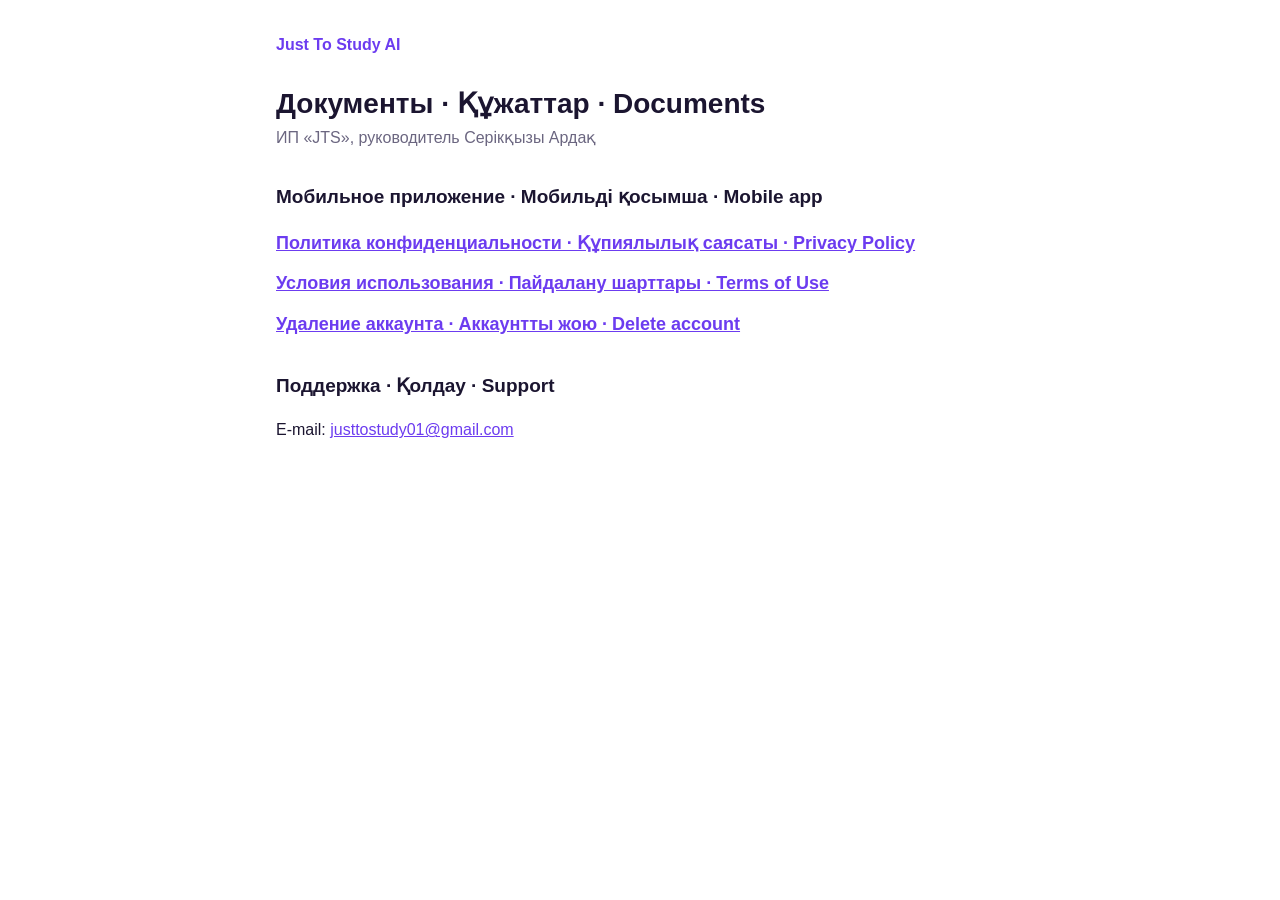
<file: index.html>
<!doctype html>
<html lang="ru">
<head>
<meta charset="utf-8">
<meta name="viewport" content="width=device-width, initial-scale=1">
<title>Just To Study AI — Документы</title>
<link rel="stylesheet" href="style.css">
</head>
<body>
<main>
<header><span class="brand">Just To Study AI</span></header>
<h1>Документы · Құжаттар · Documents</h1>
<p class="updated">ИП «JTS», руководитель Серікқызы Ардақ</p>
<h2>Мобильное приложение · Мобильді қосымша · Mobile app</h2>
<ul class="docs">
  <li><a href="privacy.html">Политика конфиденциальности · Құпиялылық саясаты · Privacy Policy</a></li>
  <li><a href="terms.html">Условия использования · Пайдалану шарттары · Terms of Use</a></li>
  <li><a href="delete-account.html">Удаление аккаунта · Аккаунтты жою · Delete account</a></li>
</ul>
<h2>Поддержка · Қолдау · Support</h2>
<p>E-mail: <a href="mailto:justtostudy01@gmail.com">justtostudy01@gmail.com</a></p>
</main>
</body>
</html>
</file>
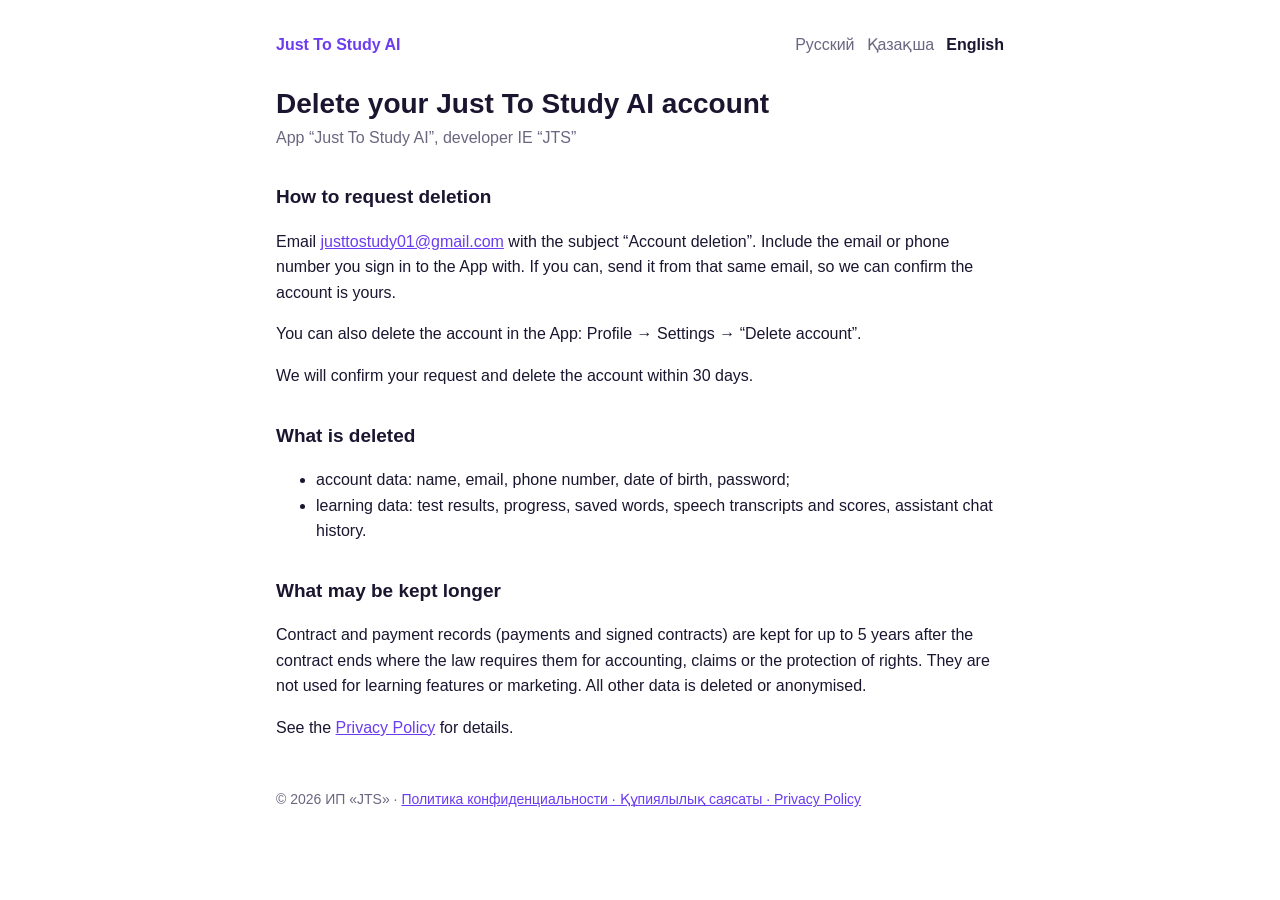
<file: delete-account.html>
<!doctype html>
<html lang="ru">
<head>
<meta charset="utf-8">
<meta name="viewport" content="width=device-width, initial-scale=1">
<title>Удаление аккаунта — Just To Study AI</title>
<meta name="description" content="Как удалить аккаунт и данные в приложении Just To Study AI (ИП «JTS»).">
<link rel="stylesheet" href="style.css">
</head>
<body>
<main>
<header>
  <a class="brand" href="./">Just To Study AI</a>
  <nav class="langs"><a href="#ru" data-lang="ru">Русский</a><a href="#kk" data-lang="kk">Қазақша</a><a href="#en" data-lang="en">English</a></nav>
</header>

<section lang="ru" data-lang="ru">
<h1>Удаление аккаунта «Just To Study AI»</h1>
<p class="updated">Приложение «Just To Study AI», разработчик ИП «JTS»</p>

<h2>Как запросить удаление</h2>
<p>Отправьте письмо на <a href="mailto:justtostudy01@gmail.com?subject=Удаление%20аккаунта">justtostudy01@gmail.com</a> с темой «Удаление аккаунта». В письме укажите e-mail или номер телефона, с которыми вы входите в Приложение. Пишите с этого же e-mail, если это возможно: так мы сможем подтвердить, что аккаунт ваш.</p>
<p>Также можно удалить аккаунт в самом Приложении: Профиль → Настройки → «Удалить аккаунт».</p>
<p>Мы подтвердим получение запроса и удалим аккаунт в течение 30 дней.</p>

<h2>Что удаляется</h2>
<ul>
  <li>данные аккаунта: имя, e-mail, номер телефона, дата рождения, пароль;</li>
  <li>учебные данные: результаты тестов, прогресс, сохранённые слова, транскрипции и оценки речи, история общения с ассистентом.</li>
</ul>

<h2>Что может храниться дольше</h2>
<p>Договорные и расчётные данные (сведения об оплатах и заключённых договорах) хранятся до 5 лет после завершения договора, если это требуется для учёта, рассмотрения претензий или защиты прав по закону. Эти данные не используются для обучения и маркетинга. Остальные данные удаляются или обезличиваются.</p>
<p>Подробнее — в <a href="privacy.html#ru">Политике конфиденциальности</a>.</p>
</section>

<section lang="kk" data-lang="kk">
<h1>«Just To Study AI» аккаунтын жою</h1>
<p class="updated">«Just To Study AI» қосымшасы, әзірлеуші ЖК «JTS»</p>

<h2>Жоюды қалай сұрауға болады</h2>
<p><a href="mailto:justtostudy01@gmail.com?subject=Аккаунтты%20жою">justtostudy01@gmail.com</a> мекенжайына «Аккаунтты жою» тақырыбымен хат жіберіңіз. Хатта Қосымшаға кіретін e-mail немесе телефон нөмірін көрсетіңіз. Мүмкін болса, хатты сол e-mail-ден жіберіңіз: осылайша аккаунт сіздікі екенін растай аламыз.</p>
<p>Аккаунтты Қосымшаның өзінде де жоюға болады: Профиль → Баптаулар → «Аккаунтты жою».</p>
<p>Біз сұраныстың алынғанын растап, аккаунтты 30 күн ішінде жоямыз.</p>

<h2>Не жойылады</h2>
<ul>
  <li>аккаунт деректері: аты, e-mail, телефон нөмірі, туған күні, құпиясөз;</li>
  <li>оқу деректері: тест нәтижелері, прогресс, сақталған сөздер, сөйлеу транскрипциялары мен бағалары, ассистентпен сөйлесу тарихы.</li>
</ul>

<h2>Ұзағырақ сақталуы мүмкін деректер</h2>
<p>Шарттық және есеп айырысу деректері (төлемдер мен жасалған шарттар туралы мәліметтер) есепке алу, наразылықтарды қарау немесе заң бойынша құқықтарды қорғау үшін қажет болса, шарт аяқталғаннан кейін 5 жылға дейін сақталады. Бұл деректер оқыту мен маркетинг үшін пайдаланылмайды. Қалған деректер жойылады немесе иесіздендіріледі.</p>
<p>Толығырақ — <a href="privacy.html#kk">Құпиялылық саясатында</a>.</p>
</section>

<section lang="en" data-lang="en">
<h1>Delete your Just To Study AI account</h1>
<p class="updated">App “Just To Study AI”, developer IE “JTS”</p>

<h2>How to request deletion</h2>
<p>Email <a href="mailto:justtostudy01@gmail.com?subject=Account%20deletion">justtostudy01@gmail.com</a> with the subject “Account deletion”. Include the email or phone number you sign in to the App with. If you can, send it from that same email, so we can confirm the account is yours.</p>
<p>You can also delete the account in the App: Profile → Settings → “Delete account”.</p>
<p>We will confirm your request and delete the account within 30 days.</p>

<h2>What is deleted</h2>
<ul>
  <li>account data: name, email, phone number, date of birth, password;</li>
  <li>learning data: test results, progress, saved words, speech transcripts and scores, assistant chat history.</li>
</ul>

<h2>What may be kept longer</h2>
<p>Contract and payment records (payments and signed contracts) are kept for up to 5 years after the contract ends where the law requires them for accounting, claims or the protection of rights. They are not used for learning features or marketing. All other data is deleted or anonymised.</p>
<p>See the <a href="privacy.html#en">Privacy Policy</a> for details.</p>
</section>

<footer>© 2026 ИП «JTS» · <a href="privacy.html">Политика конфиденциальности · Құпиялылық саясаты · Privacy Policy</a></footer>
</main>
<script src="lang.js"></script>
</body>
</html>
</file>
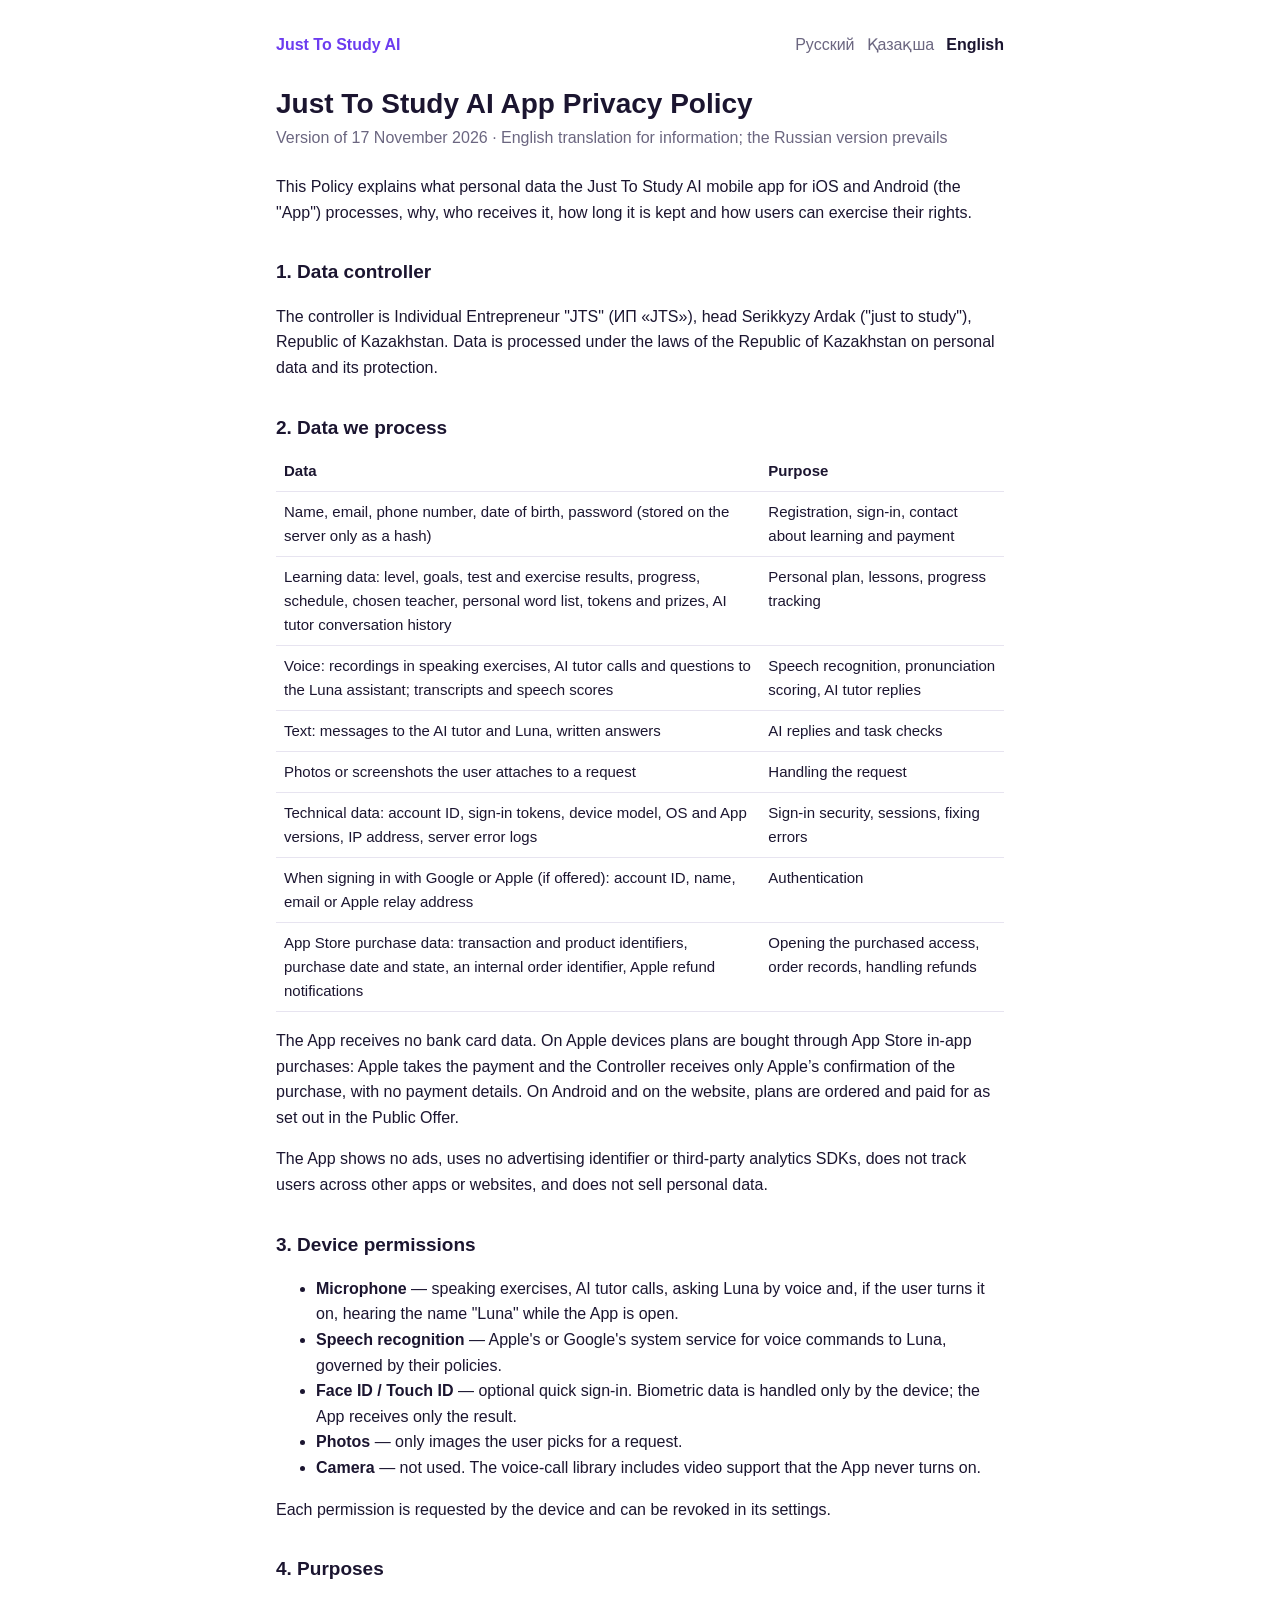
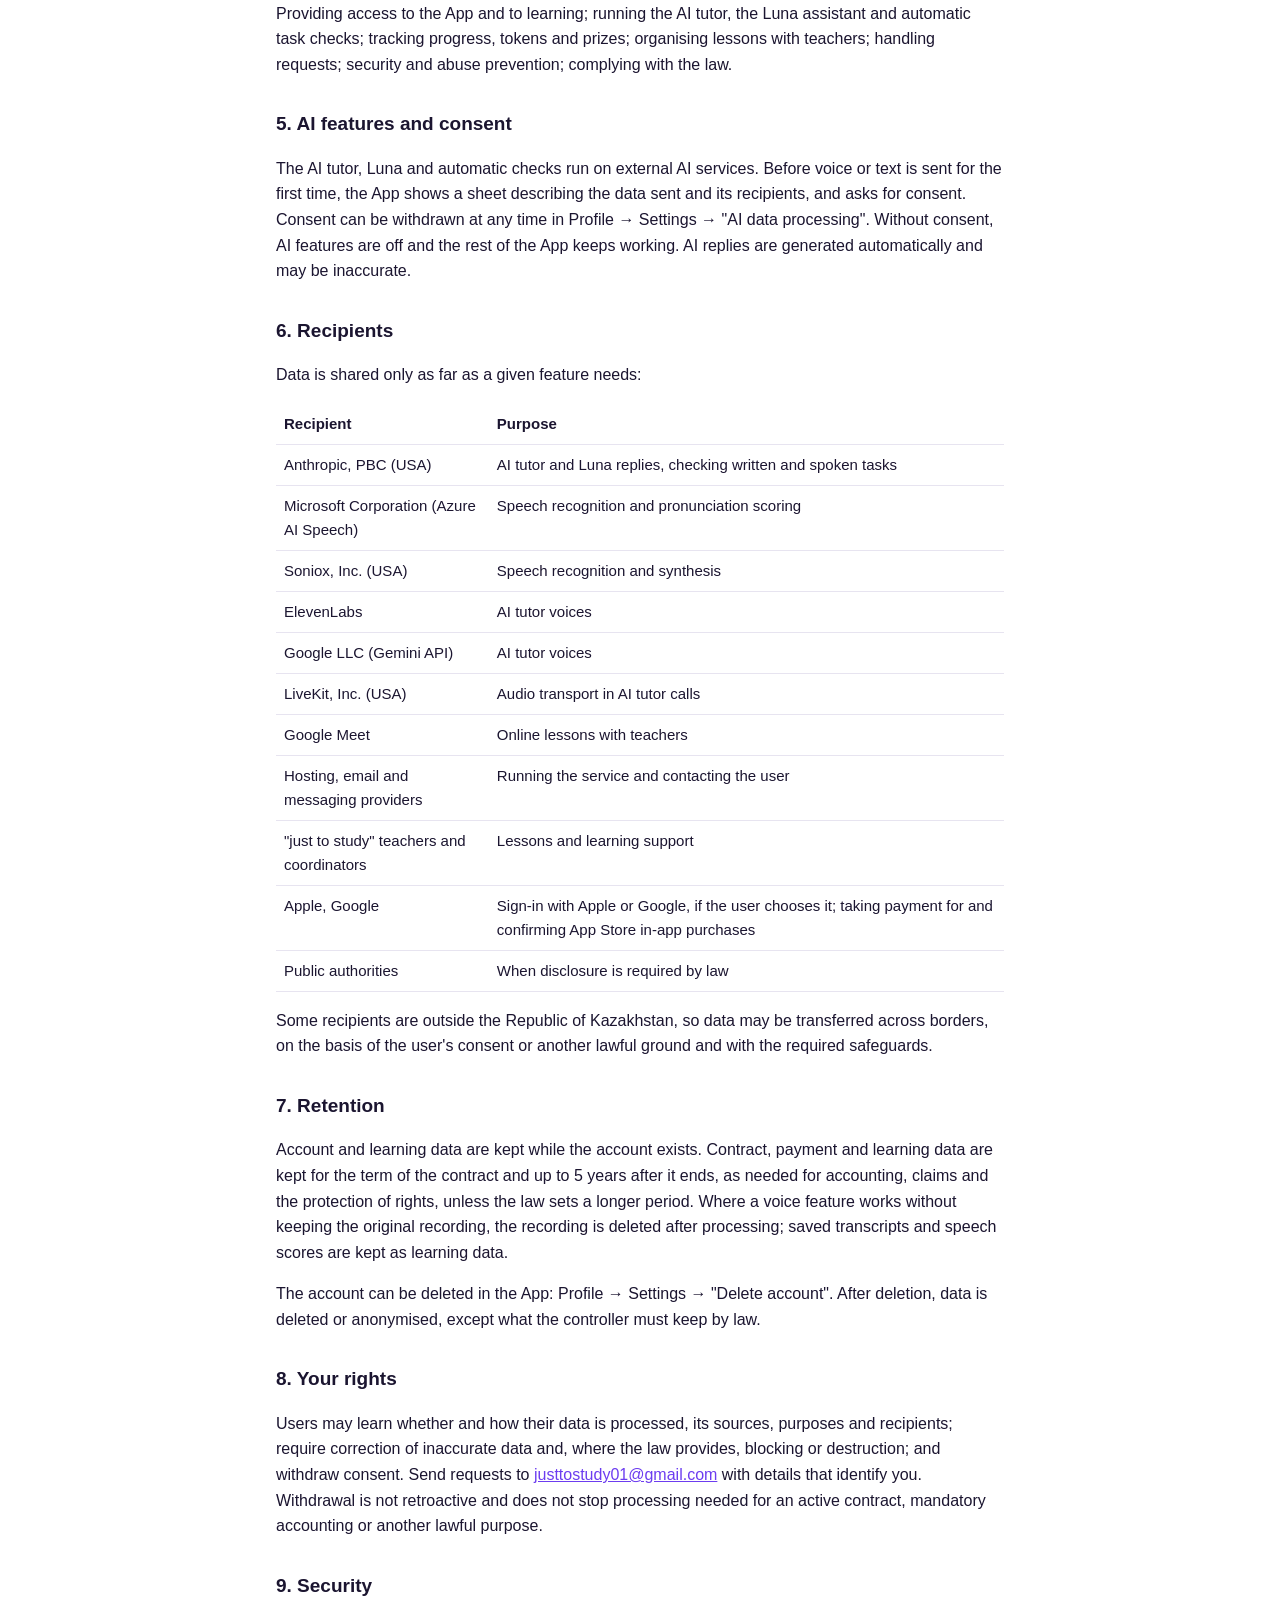
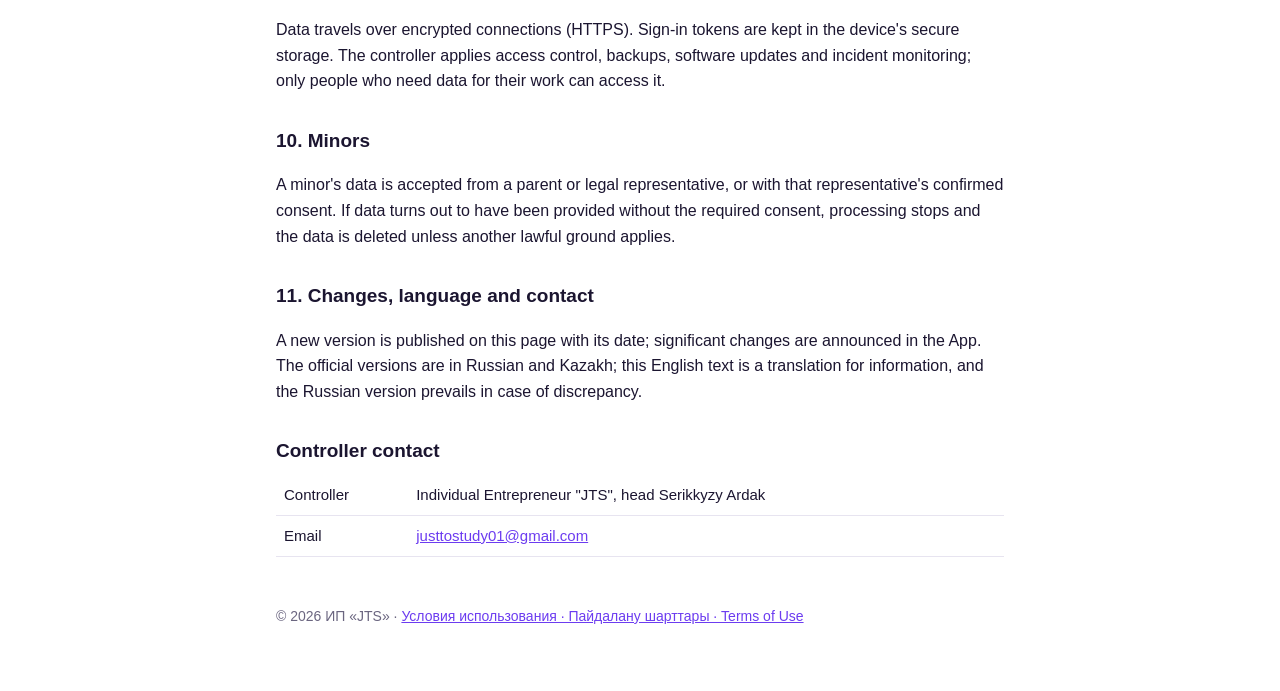
<file: privacy.html>
<!doctype html>
<html lang="ru">
<head>
<meta charset="utf-8">
<meta name="viewport" content="width=device-width, initial-scale=1">
<title>Политика конфиденциальности — Just To Study AI</title>
<meta name="description" content="Как мобильное приложение Just To Study AI (ИП «JTS») обрабатывает персональные данные.">
<link rel="stylesheet" href="style.css">
</head>
<body>
<main>
<header>
  <a class="brand" href="./">Just To Study AI</a>
  <nav class="langs"><a href="#ru" data-lang="ru">Русский</a><a href="#kk" data-lang="kk">Қазақша</a><a href="#en" data-lang="en">English</a></nav>
</header>

<section lang="ru" data-lang="ru">
<h1>Политика конфиденциальности мобильного приложения «Just To Study AI»</h1>
<p class="updated">Редакция от 17 ноября 2026 года</p>

<p>Настоящая Политика объясняет, какие персональные данные обрабатывает мобильное приложение «Just To Study AI» для iOS и Android (далее — «Приложение»), зачем, кому они передаются, как долго хранятся и как пользователь может реализовать свои права.</p>

<h2>1. Оператор</h2>
<p>Оператором персональных данных является ИП «JTS», руководитель Серікқызы Ардақ («just to study»). Обработка осуществляется в соответствии с законодательством Республики Казахстан о персональных данных и их защите.</p>

<h2>2. Какие данные обрабатываются</h2>
<table>
<tr><th>Данные</th><th>Зачем</th></tr>
<tr><td>Имя, e-mail, номер телефона, дата рождения, пароль (на сервере хранится только в виде хеша)</td><td>Регистрация, вход, связь по обучению и оплате</td></tr>
<tr><td>Учебные данные: уровень, цели, результаты тестов и упражнений, прогресс, расписание, выбранный преподаватель, личный словарь, токены и призы, история общения с AI-тьютором</td><td>Личный план, уроки, учет прогресса</td></tr>
<tr><td>Голос: записи в упражнениях на говорение, в звонках с AI-тьютором и в вопросах помощнику Луне; транскрипции и оценки речи</td><td>Распознавание речи, оценка произношения, ответы AI-тьютора</td></tr>
<tr><td>Тексты: сообщения AI-тьютору и Луне, письменные ответы</td><td>Ответы AI и проверка заданий</td></tr>
<tr><td>Фото или снимки экрана, которые пользователь сам прикрепляет к обращению</td><td>Рассмотрение обращения</td></tr>
<tr><td>Технические данные: идентификатор аккаунта, токены входа, модель устройства, версии системы и Приложения, IP-адрес, журналы ошибок сервера</td><td>Безопасность входа, работа сессии, устранение сбоев</td></tr>
<tr><td>При входе через Google или Apple (если способ доступен): идентификатор учетной записи, имя, e-mail или адрес-посредник Apple</td><td>Аутентификация</td></tr>
<tr><td>Данные о покупке в App Store: идентификатор транзакции и товара, дата и состояние покупки, служебный идентификатор заказа, уведомления Apple о возврате денег</td><td>Открытие оплаченного доступа, учет заказа, обработка возвратов</td></tr>
</table>
<p>Приложение не получает данных банковских карт. На устройствах Apple тарифы покупаются через встроенные покупки App Store: оплату принимает Apple, а Оператор получает от Apple только подтверждение покупки без платежных реквизитов. На Android и на сайте тарифы оформляются и оплачиваются в порядке, указанном в Публичной оферте.</p>
<p>Приложение не показывает рекламу, не использует рекламный идентификатор и сторонние SDK аналитики, не отслеживает пользователя в других приложениях и на сайтах и не продает персональные данные.</p>

<h2>3. Разрешения устройства</h2>
<ul>
<li><strong>Микрофон</strong> — упражнения на говорение, звонки с AI-тьютором, вопросы Луне голосом и, если пользователь включил эту функцию, распознавание имени «Луна», пока Приложение открыто.</li>
<li><strong>Распознавание речи</strong> — системная служба Apple или Google для голосовых команд Луне; обработка регулируется политиками этих компаний.</li>
<li><strong>Face ID / Touch ID</strong> — по желанию, для быстрого входа. Биометрические данные обрабатывает только система устройства; Приложение получает лишь результат проверки.</li>
<li><strong>Фото</strong> — только снимки, выбранные пользователем для обращения.</li>
<li><strong>Камера</strong> — не используется. Библиотека голосовой связи содержит поддержку видео, которую Приложение не включает.</li>
</ul>
<p>Каждое разрешение запрашивается системой устройства и может быть отозвано в ее настройках.</p>

<h2>4. Цели обработки</h2>
<p>Предоставление доступа к Приложению и обучению; работа AI-тьютора, помощника Луны и автоматической проверки заданий; учет прогресса, токенов и призов; организация занятий с преподавателями; рассмотрение обращений; безопасность и предотвращение злоупотреблений; исполнение требований закона.</p>

<h2>5. Функции искусственного интеллекта и согласие</h2>
<p>AI-тьютор, Луна и автоматическая проверка работают с помощью внешних AI-сервисов. Перед первой передачей голоса или текста Приложение показывает окно с описанием передаваемых данных и получателей и запрашивает согласие. Согласие можно отозвать в любой момент: Профиль → Настройки → «Обработка данных ИИ». Без согласия функции AI недоступны, остальное Приложение работает. Ответы AI создаются автоматически и могут содержать неточности.</p>

<h2>6. Передача данных третьим лицам</h2>
<p>Данные передаются только в объеме, необходимом для конкретной функции:</p>
<table>
<tr><th>Получатель</th><th>Цель</th></tr>
<tr><td>Anthropic, PBC (США)</td><td>Ответы AI-тьютора и Луны, проверка письменных и устных заданий</td></tr>
<tr><td>Microsoft Corporation (Azure AI Speech)</td><td>Распознавание речи и оценка произношения</td></tr>
<tr><td>Soniox, Inc. (США)</td><td>Распознавание и синтез речи</td></tr>
<tr><td>ElevenLabs</td><td>Голоса AI-тьюторов</td></tr>
<tr><td>Google LLC (Gemini API)</td><td>Голоса AI-тьюторов</td></tr>
<tr><td>LiveKit, Inc. (США)</td><td>Передача звука во время звонков с AI-тьютором</td></tr>
<tr><td>Google Meet</td><td>Онлайн-занятия с преподавателями</td></tr>
<tr><td>Поставщики хостинга, электронной почты и мессенджеров</td><td>Работа сервиса и связь с пользователем</td></tr>
<tr><td>Преподаватели и координаторы «just to study»</td><td>Проведение занятий и сопровождение обучения</td></tr>
<tr><td>Apple, Google</td><td>Вход через Apple или Google, если пользователь выбрал такой способ; прием оплаты и подтверждение встроенных покупок App Store</td></tr>
<tr><td>Государственные органы</td><td>Когда передача обязательна по закону</td></tr>
</table>
<p>Часть получателей находится за пределами Республики Казахстан, поэтому возможна трансграничная передача данных. Она производится на основании согласия пользователя или иного законного основания с соблюдением требований защиты данных.</p>

<h2>7. Сроки хранения</h2>
<p>Данные аккаунта и учебные данные хранятся, пока существует аккаунт. Договорные, расчетные и учебные данные — в течение срока договора и до 5 лет после его завершения в объеме, необходимом для учета, рассмотрения претензий и защиты прав, если более длительный срок не установлен законом. Если голосовая функция работает без сохранения исходной записи, запись удаляется после технической обработки; сохраненные транскрипции и оценки речи хранятся как учебные данные.</p>
<p>Удалить аккаунт можно в Приложении: Профиль → Настройки → «Удалить аккаунт». После удаления данные удаляются или обезличиваются, кроме сведений, которые Оператор обязан хранить по закону.</p>

<h2>8. Права пользователя</h2>
<p>Пользователь вправе узнать о наличии и обработке своих данных, получить сведения об источниках, целях и получателях, потребовать уточнения недостоверных данных, а в предусмотренных законом случаях — блокирования или уничтожения, а также отозвать согласие. Заявление направляется на <a href="mailto:justtostudy01@gmail.com">justtostudy01@gmail.com</a> с данными, позволяющими идентифицировать заявителя. Отзыв согласия не имеет обратной силы и не прекращает обработку, необходимую для исполнения действующего договора, обязательного учета или иной законной цели.</p>

<h2>9. Защита данных</h2>
<p>Данные передаются по защищенным каналам (HTTPS). Токены входа хранятся в защищенном хранилище устройства. Оператор применяет разграничение доступа, резервное копирование, обновление программных средств и контроль инцидентов; доступ к данным имеют только лица, которым он необходим для работы.</p>

<h2>10. Несовершеннолетние</h2>
<p>Данные несовершеннолетнего принимаются от его родителя или законного представителя либо с подтвержденного согласия такого представителя. Если станет известно, что данные переданы без необходимого согласия, обработка приостанавливается, а данные удаляются, если отсутствует иное законное основание.</p>

<h2>11. Изменения, язык и контакты</h2>
<p>Новая редакция публикуется на этой странице с указанием даты; о существенных изменениях пользователь уведомляется в Приложении. Официальные редакции Политики — на русском и казахском языках; английский текст является переводом для информации, при расхождении применяется русская редакция.</p>

<h2>Контакты Оператора</h2>
<table>
<tr><td>Оператор</td><td>ИП «JTS», руководитель Серікқызы Ардақ</td></tr>
<tr><td>E-mail</td><td><a href="mailto:justtostudy01@gmail.com">justtostudy01@gmail.com</a></td></tr>
</table>
</section>

<section lang="kk" data-lang="kk">
<h1>«Just To Study AI» мобильді қосымшасының Құпиялылық саясаты</h1>
<p class="updated">2026 жылғы 17 қарашадағы редакция</p>

<p>Осы Саясат iOS және Android жүйелеріне арналған «Just To Study AI» мобильді қосымшасы (бұдан әрі — «Қосымша») қандай дербес деректерді өңдейтінін, не үшін, кімге беретінін, қанша уақыт сақтайтынын және пайдаланушы өз құқықтарын қалай жүзеге асыра алатынын түсіндіреді.</p>

<h2>1. Оператор</h2>
<p>Дербес деректердің операторы — «JTS» ДК, басшысы Серікқызы Ардақ («just to study»). Өңдеу Қазақстан Республикасының дербес деректер және оларды қорғау туралы заңнамасына сәйкес жүзеге асырылады.</p>

<h2>2. Қандай деректер өңделеді</h2>
<table>
<tr><th>Деректер</th><th>Не үшін</th></tr>
<tr><td>Аты, e-mail, телефон нөмірі, туған күні, құпиясөз (серверде тек хеш түрінде сақталады)</td><td>Тіркелу, кіру, оқу және төлем бойынша байланыс</td></tr>
<tr><td>Оқу деректері: деңгей, мақсаттар, тест және жаттығу нәтижелері, прогресс, кесте, таңдалған оқытушы, жеке сөздік, токендер мен жүлделер, AI-тьютормен сөйлесу тарихы</td><td>Жеке жоспар, сабақтар, прогресті есепке алу</td></tr>
<tr><td>Дауыс: сөйлеу жаттығуларындағы, AI-тьютормен қоңыраулардағы және Луна көмекшісіне қойылған сұрақтардағы жазбалар; транскрипциялар мен сөйлеуді бағалау</td><td>Сөйлеуді тану, айтылымды бағалау, AI-тьютордың жауаптары</td></tr>
<tr><td>Мәтіндер: AI-тьюторға және Лунаға хабарламалар, жазбаша жауаптар</td><td>AI жауаптары және тапсырмаларды тексеру</td></tr>
<tr><td>Пайдаланушы өтінішке өзі тіркеген фото немесе скриншоттар</td><td>Өтінішті қарау</td></tr>
<tr><td>Техникалық деректер: аккаунт идентификаторы, кіру токендері, құрылғы моделі, жүйе мен Қосымша нұсқалары, IP-мекенжай, сервер қателерінің журналдары</td><td>Кіру қауіпсіздігі, сессия жұмысы, ақауларды жою</td></tr>
<tr><td>Google немесе Apple арқылы кіргенде (бұл тәсіл қолжетімді болса): есептік жазба идентификаторы, аты, e-mail немесе Apple делдал-мекенжайы</td><td>Аутентификация</td></tr>
<tr><td>App Store-дағы сатып алу деректері: транзакция мен тауар идентификаторы, сатып алу күні мен күйі, тапсырыстың қызметтік идентификаторы, Apple-дің ақша қайтару туралы хабарламалары</td><td>Төленген қолжетімділікті ашу, тапсырысты есепке алу, қайтаруларды өңдеу</td></tr>
</table>
<p>Қосымша банк картасының деректерін алмайды. Apple құрылғыларында тарифтер App Store-дың кірістірілген сатып алулары арқылы сатып алынады: төлемді Apple қабылдайды, ал Оператор Apple-ден төлем деректемелерінсіз тек сатып алудың расталуын алады. Android-та және сайтта тарифтер Жария офертада көрсетілген тәртіппен ресімделеді және төленеді.</p>
<p>Қосымша жарнама көрсетпейді, жарнамалық идентификаторды және үшінші тараптың аналитикалық SDK-ларын пайдаланбайды, пайдаланушыны басқа қосымшалар мен сайттарда бақыламайды және дербес деректерді сатпайды.</p>

<h2>3. Құрылғы рұқсаттары</h2>
<ul>
<li><strong>Микрофон</strong> — сөйлеу жаттығулары, AI-тьютормен қоңыраулар, Лунаға дауыспен сұрақ қою және пайдаланушы қосқан жағдайда Қосымша ашық тұрғанда «Луна» есімін тану.</li>
<li><strong>Сөйлеуді тану</strong> — Лунаға арналған дауыстық командалар үшін Apple немесе Google жүйелік қызметі; өңдеу осы компаниялардың саясаттарымен реттеледі.</li>
<li><strong>Face ID / Touch ID</strong> — қалауы бойынша, жылдам кіру үшін. Биометриялық деректерді тек құрылғы жүйесі өңдейді; Қосымша тек тексеру нәтижесін алады.</li>
<li><strong>Фото</strong> — тек пайдаланушы өтініш үшін таңдаған суреттер.</li>
<li><strong>Камера</strong> — пайдаланылмайды. Дауыстық байланыс кітапханасында бейне қолдауы бар, бірақ Қосымша оны қоспайды.</li>
</ul>
<p>Әр рұқсатты құрылғы жүйесі сұрайды және оны жүйе баптауларында қайтарып алуға болады.</p>

<h2>4. Өңдеу мақсаттары</h2>
<p>Қосымшаға және оқуға қол жеткізу; AI-тьютордың, Луна көмекшісінің және тапсырмаларды автоматты тексерудің жұмысы; прогресті, токендер мен жүлделерді есепке алу; оқытушылармен сабақтарды ұйымдастыру; өтініштерді қарау; қауіпсіздік және теріс пайдаланудың алдын алу; заң талаптарын орындау.</p>

<h2>5. Жасанды интеллект функциялары және келісім</h2>
<p>AI-тьютор, Луна және автоматты тексеру сыртқы AI-қызметтері арқылы жұмыс істейді. Дауыс немесе мәтін алғаш рет берілмес бұрын Қосымша берілетін деректер мен алушылардың сипаттамасы бар терезені көрсетіп, келісім сұрайды. Келісімді кез келген уақытта қайтарып алуға болады: Профиль → Баптаулар → «ЖИ деректерді өңдеуі». Келісімсіз AI функциялары қолжетімсіз, Қосымшаның қалғаны жұмыс істейді. AI жауаптары автоматты түрде жасалады және дәлсіздіктер болуы мүмкін.</p>

<h2>6. Деректерді үшінші тұлғаларға беру</h2>
<p>Деректер тек нақты функцияға қажетті көлемде беріледі:</p>
<table>
<tr><th>Алушы</th><th>Мақсаты</th></tr>
<tr><td>Anthropic, PBC (АҚШ)</td><td>AI-тьютор мен Лунаның жауаптары, жазбаша және ауызша тапсырмаларды тексеру</td></tr>
<tr><td>Microsoft Corporation (Azure AI Speech)</td><td>Сөйлеуді тану және айтылымды бағалау</td></tr>
<tr><td>Soniox, Inc. (АҚШ)</td><td>Сөйлеуді тану және синтездеу</td></tr>
<tr><td>ElevenLabs</td><td>AI-тьюторлардың дауыстары</td></tr>
<tr><td>Google LLC (Gemini API)</td><td>AI-тьюторлардың дауыстары</td></tr>
<tr><td>LiveKit, Inc. (АҚШ)</td><td>AI-тьютормен қоңырау кезінде дыбысты беру</td></tr>
<tr><td>Google Meet</td><td>Оқытушылармен онлайн сабақтар</td></tr>
<tr><td>Хостинг, электрондық пошта және мессенджер жеткізушілері</td><td>Қызметтің жұмысы және пайдаланушымен байланыс</td></tr>
<tr><td>«just to study» оқытушылары мен үйлестірушілері</td><td>Сабақ өткізу және оқуды сүйемелдеу</td></tr>
<tr><td>Apple, Google</td><td>Пайдаланушы таңдаған жағдайда Apple немесе Google арқылы кіру; төлемді қабылдау және App Store кірістірілген сатып алуларын растау</td></tr>
<tr><td>Мемлекеттік органдар</td><td>Заң бойынша беру міндетті болған жағдайда</td></tr>
</table>
<p>Алушылардың бір бөлігі Қазақстан Республикасынан тыс жерде орналасқан, сондықтан деректерді трансшекаралық беру мүмкін. Ол пайдаланушының келісімі немесе өзге заңды негіз бойынша, деректерді қорғау талаптарын сақтай отырып жүргізіледі.</p>

<h2>7. Сақтау мерзімдері</h2>
<p>Аккаунт деректері мен оқу деректері аккаунт бар болғанша сақталады. Шарттық, есеп айырысу және оқу деректері — шарт мерзімі ішінде және ол аяқталғаннан кейін 5 жылға дейін есепке алу, наразылықтарды қарау және құқықтарды қорғау үшін қажетті көлемде, егер заңда ұзағырақ мерзім белгіленбесе. Егер дауыстық функция бастапқы жазбаны сақтамай жұмыс істесе, жазба техникалық өңдеуден кейін жойылады; сақталған транскрипциялар мен сөйлеуді бағалау оқу деректері ретінде сақталады.</p>
<p>Аккаунтты Қосымшада жоюға болады: Профиль → Баптаулар → «Аккаунтты жою». Жойылғаннан кейін деректер жойылады немесе иесіздендіріледі, Оператор заң бойынша сақтауға міндетті мәліметтерді қоспағанда.</p>

<h2>8. Пайдаланушының құқықтары</h2>
<p>Пайдаланушы өз деректерінің бар-жоғы және өңделуі туралы білуге, дереккөздер, мақсаттар мен алушылар туралы мәлімет алуға, дұрыс емес деректерді нақтылауды, ал заңда көзделген жағдайларда бұғаттауды немесе жоюды талап етуге, сондай-ақ келісімді қайтарып алуға құқылы. Өтініш өтініш берушіні сәйкестендіруге мүмкіндік беретін деректермен <a href="mailto:justtostudy01@gmail.com">justtostudy01@gmail.com</a> мекенжайына жіберіледі. Келісімді қайтарып алудың кері күші жоқ және қолданыстағы шартты орындауға, міндетті есепке алуға немесе өзге заңды мақсатқа қажетті өңдеуді тоқтатпайды.</p>

<h2>9. Деректерді қорғау</h2>
<p>Деректер қорғалған арналар (HTTPS) арқылы беріледі. Кіру токендері құрылғының қорғалған қоймасында сақталады. Оператор қолжетімділікті шектеуді, сақтық көшірме жасауды, бағдарламалық құралдарды жаңартуды және оқиғаларды бақылауды қолданады; деректерге тек жұмысы үшін қажет тұлғалар ғана қол жеткізе алады.</p>

<h2>10. Кәмелетке толмағандар</h2>
<p>Кәмелетке толмағанның деректері оның ата-анасынан немесе заңды өкілінен не осындай өкілдің расталған келісімімен қабылданады. Деректер қажетті келісімсіз берілгені белгілі болса, өңдеу тоқтатылады, ал өзге заңды негіз болмаса, деректер жойылады.</p>

<h2>11. Өзгерістер, тіл және байланыс</h2>
<p>Жаңа редакция осы бетте күні көрсетіліп жарияланады; елеулі өзгерістер туралы пайдаланушыға Қосымшада хабарланады. Саясаттың ресми редакциялары — орыс және қазақ тілдерінде; ағылшын тіліндегі мәтін ақпарат үшін аударма болып табылады, алшақтық болған жағдайда орыс тіліндегі редакция қолданылады.</p>

<h2>Оператордың байланыстары</h2>
<table>
<tr><td>Оператор</td><td>«JTS» ДК, басшысы Серікқызы Ардақ</td></tr>
<tr><td>E-mail</td><td><a href="mailto:justtostudy01@gmail.com">justtostudy01@gmail.com</a></td></tr>
</table>
</section>

<section lang="en" data-lang="en">
<h1>Just To Study AI App Privacy Policy</h1>
<p class="updated">Version of 17 November 2026 · English translation for information; the Russian version prevails</p>

<p>This Policy explains what personal data the Just To Study AI mobile app for iOS and Android (the "App") processes, why, who receives it, how long it is kept and how users can exercise their rights.</p>

<h2>1. Data controller</h2>
<p>The controller is Individual Entrepreneur "JTS" (ИП «JTS»), head Serikkyzy Ardak ("just to study"), Republic of Kazakhstan. Data is processed under the laws of the Republic of Kazakhstan on personal data and its protection.</p>

<h2>2. Data we process</h2>
<table>
<tr><th>Data</th><th>Purpose</th></tr>
<tr><td>Name, email, phone number, date of birth, password (stored on the server only as a hash)</td><td>Registration, sign-in, contact about learning and payment</td></tr>
<tr><td>Learning data: level, goals, test and exercise results, progress, schedule, chosen teacher, personal word list, tokens and prizes, AI tutor conversation history</td><td>Personal plan, lessons, progress tracking</td></tr>
<tr><td>Voice: recordings in speaking exercises, AI tutor calls and questions to the Luna assistant; transcripts and speech scores</td><td>Speech recognition, pronunciation scoring, AI tutor replies</td></tr>
<tr><td>Text: messages to the AI tutor and Luna, written answers</td><td>AI replies and task checks</td></tr>
<tr><td>Photos or screenshots the user attaches to a request</td><td>Handling the request</td></tr>
<tr><td>Technical data: account ID, sign-in tokens, device model, OS and App versions, IP address, server error logs</td><td>Sign-in security, sessions, fixing errors</td></tr>
<tr><td>When signing in with Google or Apple (if offered): account ID, name, email or Apple relay address</td><td>Authentication</td></tr>
<tr><td>App Store purchase data: transaction and product identifiers, purchase date and state, an internal order identifier, Apple refund notifications</td><td>Opening the purchased access, order records, handling refunds</td></tr>
</table>
<p>The App receives no bank card data. On Apple devices plans are bought through App Store in-app purchases: Apple takes the payment and the Controller receives only Apple’s confirmation of the purchase, with no payment details. On Android and on the website, plans are ordered and paid for as set out in the Public Offer.</p>
<p>The App shows no ads, uses no advertising identifier or third-party analytics SDKs, does not track users across other apps or websites, and does not sell personal data.</p>

<h2>3. Device permissions</h2>
<ul>
<li><strong>Microphone</strong> — speaking exercises, AI tutor calls, asking Luna by voice and, if the user turns it on, hearing the name "Luna" while the App is open.</li>
<li><strong>Speech recognition</strong> — Apple's or Google's system service for voice commands to Luna, governed by their policies.</li>
<li><strong>Face ID / Touch ID</strong> — optional quick sign-in. Biometric data is handled only by the device; the App receives only the result.</li>
<li><strong>Photos</strong> — only images the user picks for a request.</li>
<li><strong>Camera</strong> — not used. The voice-call library includes video support that the App never turns on.</li>
</ul>
<p>Each permission is requested by the device and can be revoked in its settings.</p>

<h2>4. Purposes</h2>
<p>Providing access to the App and to learning; running the AI tutor, the Luna assistant and automatic task checks; tracking progress, tokens and prizes; organising lessons with teachers; handling requests; security and abuse prevention; complying with the law.</p>

<h2>5. AI features and consent</h2>
<p>The AI tutor, Luna and automatic checks run on external AI services. Before voice or text is sent for the first time, the App shows a sheet describing the data sent and its recipients, and asks for consent. Consent can be withdrawn at any time in Profile → Settings → "AI data processing". Without consent, AI features are off and the rest of the App keeps working. AI replies are generated automatically and may be inaccurate.</p>

<h2>6. Recipients</h2>
<p>Data is shared only as far as a given feature needs:</p>
<table>
<tr><th>Recipient</th><th>Purpose</th></tr>
<tr><td>Anthropic, PBC (USA)</td><td>AI tutor and Luna replies, checking written and spoken tasks</td></tr>
<tr><td>Microsoft Corporation (Azure AI Speech)</td><td>Speech recognition and pronunciation scoring</td></tr>
<tr><td>Soniox, Inc. (USA)</td><td>Speech recognition and synthesis</td></tr>
<tr><td>ElevenLabs</td><td>AI tutor voices</td></tr>
<tr><td>Google LLC (Gemini API)</td><td>AI tutor voices</td></tr>
<tr><td>LiveKit, Inc. (USA)</td><td>Audio transport in AI tutor calls</td></tr>
<tr><td>Google Meet</td><td>Online lessons with teachers</td></tr>
<tr><td>Hosting, email and messaging providers</td><td>Running the service and contacting the user</td></tr>
<tr><td>"just to study" teachers and coordinators</td><td>Lessons and learning support</td></tr>
<tr><td>Apple, Google</td><td>Sign-in with Apple or Google, if the user chooses it; taking payment for and confirming App Store in-app purchases</td></tr>
<tr><td>Public authorities</td><td>When disclosure is required by law</td></tr>
</table>
<p>Some recipients are outside the Republic of Kazakhstan, so data may be transferred across borders, on the basis of the user's consent or another lawful ground and with the required safeguards.</p>

<h2>7. Retention</h2>
<p>Account and learning data are kept while the account exists. Contract, payment and learning data are kept for the term of the contract and up to 5 years after it ends, as needed for accounting, claims and the protection of rights, unless the law sets a longer period. Where a voice feature works without keeping the original recording, the recording is deleted after processing; saved transcripts and speech scores are kept as learning data.</p>
<p>The account can be deleted in the App: Profile → Settings → "Delete account". After deletion, data is deleted or anonymised, except what the controller must keep by law.</p>

<h2>8. Your rights</h2>
<p>Users may learn whether and how their data is processed, its sources, purposes and recipients; require correction of inaccurate data and, where the law provides, blocking or destruction; and withdraw consent. Send requests to <a href="mailto:justtostudy01@gmail.com">justtostudy01@gmail.com</a> with details that identify you. Withdrawal is not retroactive and does not stop processing needed for an active contract, mandatory accounting or another lawful purpose.</p>

<h2>9. Security</h2>
<p>Data travels over encrypted connections (HTTPS). Sign-in tokens are kept in the device's secure storage. The controller applies access control, backups, software updates and incident monitoring; only people who need data for their work can access it.</p>

<h2>10. Minors</h2>
<p>A minor's data is accepted from a parent or legal representative, or with that representative's confirmed consent. If data turns out to have been provided without the required consent, processing stops and the data is deleted unless another lawful ground applies.</p>

<h2>11. Changes, language and contact</h2>
<p>A new version is published on this page with its date; significant changes are announced in the App. The official versions are in Russian and Kazakh; this English text is a translation for information, and the Russian version prevails in case of discrepancy.</p>

<h2>Controller contact</h2>
<table>
<tr><td>Controller</td><td>Individual Entrepreneur "JTS", head Serikkyzy Ardak</td></tr>
<tr><td>Email</td><td><a href="mailto:justtostudy01@gmail.com">justtostudy01@gmail.com</a></td></tr>
</table>
</section>

<footer>© 2026 ИП «JTS» · <a href="terms.html">Условия использования · Пайдалану шарттары · Terms of Use</a></footer>
</main>
<script src="lang.js"></script>
</body>
</html>
</file>
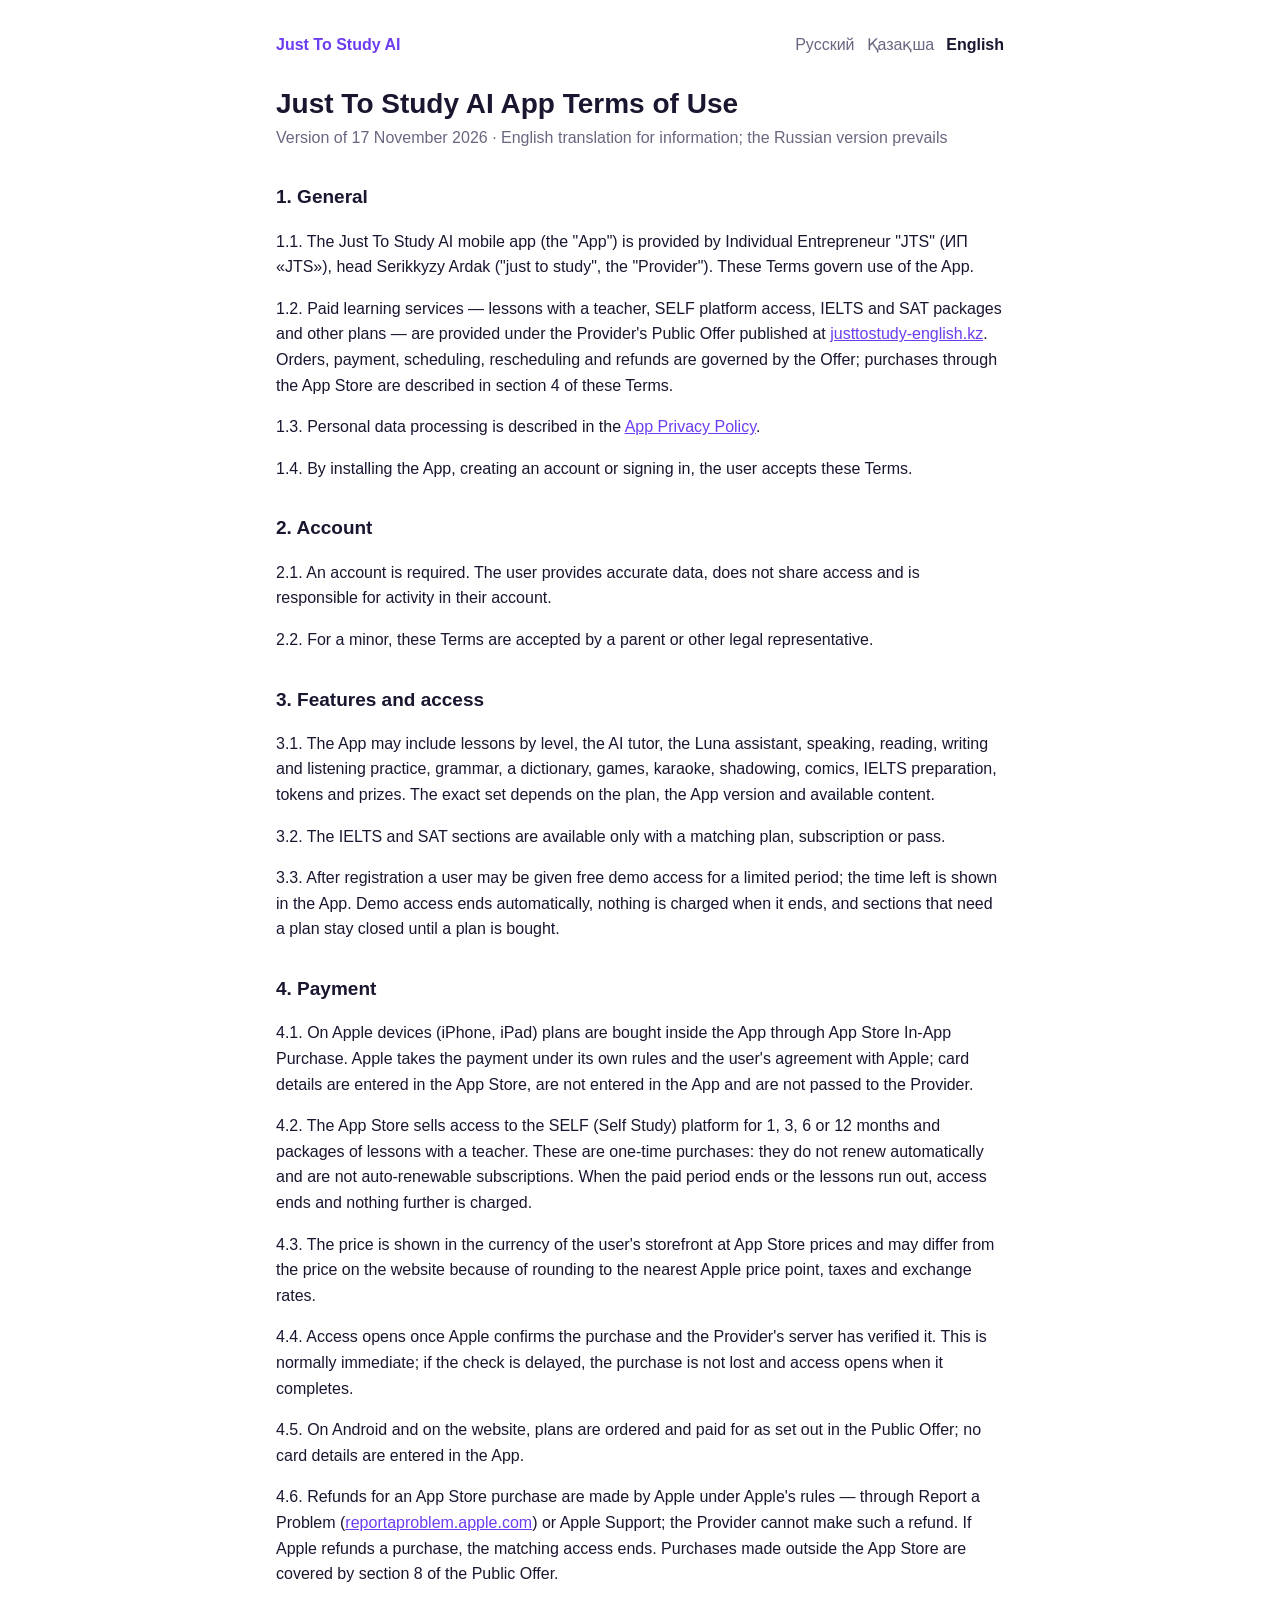
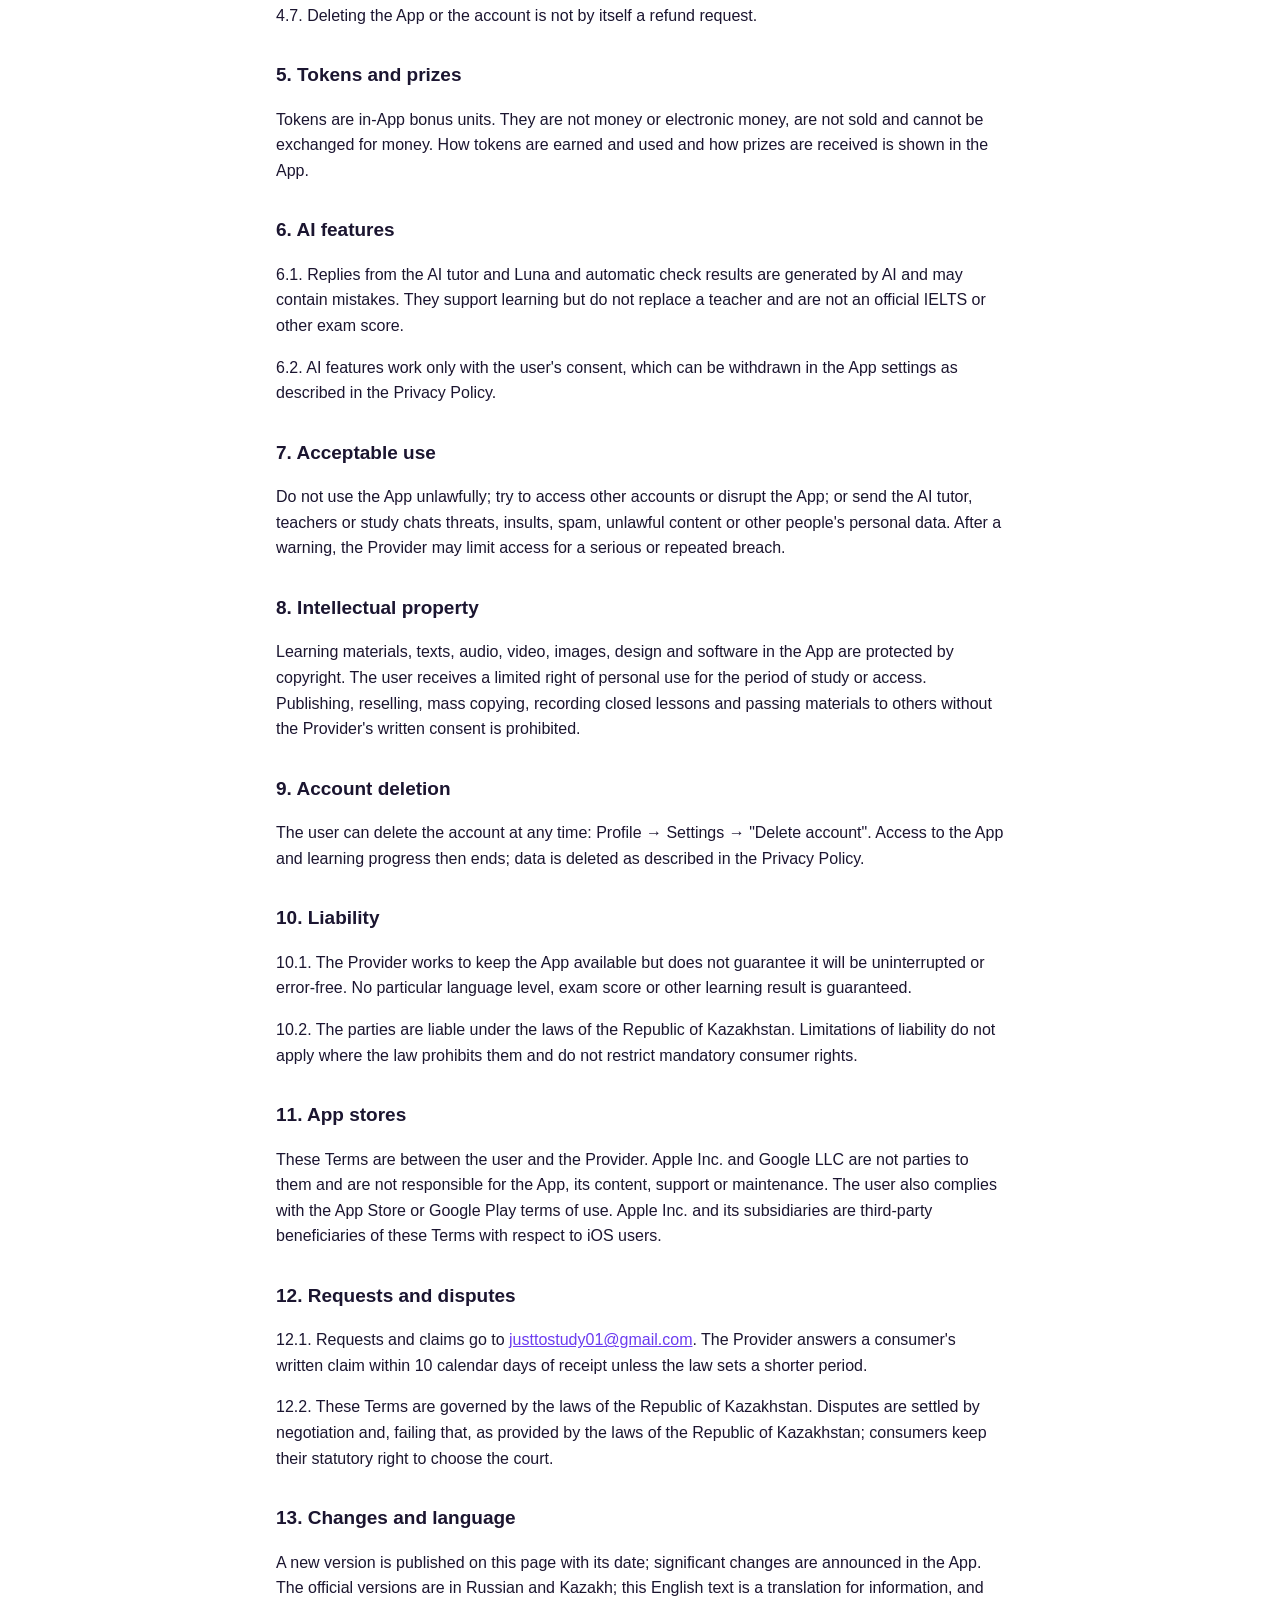
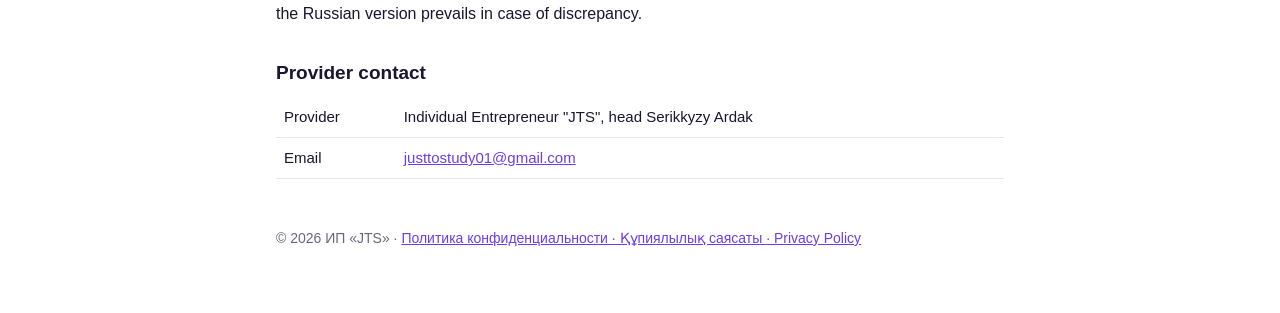
<file: terms.html>
<!doctype html>
<html lang="ru">
<head>
<meta charset="utf-8">
<meta name="viewport" content="width=device-width, initial-scale=1">
<title>Условия использования — Just To Study AI</title>
<meta name="description" content="Условия использования мобильного приложения Just To Study AI (ИП «JTS»).">
<link rel="stylesheet" href="style.css">
</head>
<body>
<main>
<header>
  <a class="brand" href="./">Just To Study AI</a>
  <nav class="langs"><a href="#ru" data-lang="ru">Русский</a><a href="#kk" data-lang="kk">Қазақша</a><a href="#en" data-lang="en">English</a></nav>
</header>

<section lang="ru" data-lang="ru">
<h1>Условия использования мобильного приложения «Just To Study AI»</h1>
<p class="updated">Редакция от 17 ноября 2026 года</p>

<h2>1. Общие положения</h2>
<p>1.1. Мобильное приложение «Just To Study AI» (далее — «Приложение») предоставляет ИП «JTS», руководитель Серікқызы Ардақ («just to study», далее — «Исполнитель»). Настоящие Условия регулируют использование Приложения.</p>
<p>1.2. Платные услуги обучения — занятия с преподавателем, доступ к платформе SELF, пакеты IELTS, SAT и другие тарифы — оказываются по Публичной оферте Исполнителя, опубликованной на сайте <a href="https://justtostudy-english.kz">justtostudy-english.kz</a>. По вопросам заказа, оплаты, расписания, переносов и возврата денег применяется Оферта; порядок покупок через App Store описан в разделе 4 настоящих Условий.</p>
<p>1.3. Обработка персональных данных описана в <a href="privacy.html">Политике конфиденциальности Приложения</a>.</p>
<p>1.4. Устанавливая Приложение, создавая аккаунт или входя в него, пользователь принимает настоящие Условия.</p>

<h2>2. Аккаунт</h2>
<p>2.1. Для работы с Приложением нужен аккаунт. Пользователь указывает достоверные данные, не передает доступ третьим лицам и отвечает за действия, совершенные в своем аккаунте.</p>
<p>2.2. За несовершеннолетнего пользователя Условия принимает его родитель или иной законный представитель.</p>

<h2>3. Функции и доступ</h2>
<p>3.1. Приложение может включать уроки по уровням, AI-тьютора, помощника Луну, упражнения по говорению, чтению, письму и аудированию, грамматику, словарь, игры, караоке, shadowing, комиксы, подготовку к IELTS, токены и призы. Конкретный состав функций зависит от тарифа, версии Приложения и доступного контента.</p>
<p>3.2. Разделы IELTS и SAT доступны только при наличии соответствующего тарифа, подписки или абонемента.</p>
<p>3.3. После регистрации пользователю может предоставляться бесплатный демо-доступ на ограниченный срок; оставшийся срок показывается в Приложении. Демо-доступ прекращается автоматически, деньги по его окончании не списываются, а разделы, требующие тарифа, закрываются до приобретения тарифа.</p>

<h2>4. Оплата</h2>
<p>4.1. На устройствах Apple (iPhone, iPad) тарифы приобретаются внутри Приложения через встроенные покупки App Store (In-App Purchase). Оплату принимает Apple по своим правилам и договору пользователя с Apple; данные банковской карты вводятся в App Store, в Приложение не вводятся и Исполнителю не передаются.</p>
<p>4.2. Через App Store продаются доступ к платформе SELF (Self Study) на 1, 3, 6 или 12 месяцев и пакеты занятий с преподавателем. Это разовые покупки: они не продлеваются автоматически и не являются автоматически возобновляемой подпиской. По окончании оплаченного срока или при исчерпании занятий доступ прекращается, новое списание не производится.</p>
<p>4.3. Цена показывается в валюте магазина пользователя по ценам App Store и может отличаться от цены на сайте из-за округления до ближайшей цены Apple, налогов и курса.</p>
<p>4.4. Доступ открывается после того, как Apple подтвердит покупку, а сервер Исполнителя проверит ее. Обычно это происходит сразу; если проверка задерживается, покупка не теряется и доступ открывается после ее завершения.</p>
<p>4.5. На Android и на сайте тарифы оформляются и оплачиваются в порядке, указанном в Публичной оферте; данные банковских карт в Приложении не вводятся.</p>
<p>4.6. Возврат денег за покупку в App Store производит Apple по своим правилам — через «Сообщить о проблеме» (<a href="https://reportaproblem.apple.com">reportaproblem.apple.com</a>) или обращение в поддержку Apple; Исполнитель такой возврат произвести не может. Если Apple вернула деньги за покупку, соответствующий доступ прекращается. К покупкам, совершенным не через App Store, применяется раздел 8 Публичной оферты.</p>
<p>4.7. Удаление Приложения или аккаунта само по себе не является заявлением о возврате денег.</p>

<h2>5. Токены и призы</h2>
<p>Токены — внутренние бонусные единицы Приложения. Они не являются деньгами или электронными деньгами, не продаются и не обмениваются на деньги. Условия начисления и использования токенов и получения призов отображаются в Приложении.</p>

<h2>6. Функции искусственного интеллекта</h2>
<p>6.1. Ответы AI-тьютора, Луны и результаты автоматической проверки создаются искусственным интеллектом и могут содержать ошибки. Они помогают в обучении, но не заменяют преподавателя и не являются официальной оценкой IELTS или иного экзамена.</p>
<p>6.2. Функции AI работают только с согласия пользователя, которое можно отозвать в настройках Приложения, как описано в Политике конфиденциальности.</p>

<h2>7. Правила поведения</h2>
<p>Запрещается использовать Приложение в незаконных целях; пытаться получить доступ к чужим аккаунтам или нарушить работу Приложения; отправлять AI-тьютору, преподавателям или в учебные чаты угрозы, оскорбления, спам, незаконный контент или персональные данные других лиц. При существенном или повторном нарушении Исполнитель вправе ограничить доступ после предупреждения.</p>

<h2>8. Интеллектуальная собственность</h2>
<p>Учебные материалы, тексты, аудио, видео, изображения, дизайн и программное обеспечение Приложения охраняются законодательством об авторском праве. Пользователю предоставляется ограниченное право личного использования на срок обучения или доступа. Публикация, перепродажа, массовое копирование, запись закрытых уроков и передача материалов третьим лицам без письменного согласия Исполнителя запрещены.</p>

<h2>9. Удаление аккаунта</h2>
<p>Пользователь может удалить аккаунт в любой момент: Профиль → Настройки → «Удалить аккаунт». После удаления доступ к Приложению и учебному прогрессу прекращается; данные удаляются в порядке, описанном в Политике конфиденциальности.</p>

<h2>10. Ответственность</h2>
<p>10.1. Исполнитель стремится обеспечить стабильную работу Приложения, но не гарантирует отсутствие перерывов и ошибок. Конкретный уровень владения языком, балл экзамена или иной учебный результат не гарантируется.</p>
<p>10.2. Стороны несут ответственность в соответствии с законодательством Республики Казахстан. Ограничения ответственности не применяются, если они запрещены законом, и не ограничивают императивные права потребителя.</p>

<h2>11. Магазины приложений</h2>
<p>Настоящие Условия заключаются между пользователем и Исполнителем. Apple Inc. и Google LLC не являются их сторонами и не несут ответственности за Приложение, его содержание, поддержку и обслуживание. Пользователь также соблюдает правила использования App Store или Google Play. Apple Inc. и ее дочерние компании являются третьими лицами-выгодоприобретателями настоящих Условий в отношении пользователей iOS.</p>

<h2>12. Обращения и споры</h2>
<p>12.1. Обращения и претензии направляются на <a href="mailto:justtostudy01@gmail.com">justtostudy01@gmail.com</a>. Исполнитель отвечает на письменную претензию потребителя в течение 10 календарных дней со дня ее получения, если законом не установлен более короткий срок.</p>
<p>12.2. К Условиям применяется право Республики Казахстан. Споры разрешаются путем переговоров, а при недостижении соглашения — в порядке, установленном законодательством Республики Казахстан; потребитель сохраняет право выбрать суд в случаях, предусмотренных законом.</p>

<h2>13. Изменение Условий и язык</h2>
<p>Новая редакция публикуется на этой странице с указанием даты; о существенных изменениях пользователь уведомляется в Приложении. Официальные редакции — на русском и казахском языках; английский текст является переводом для информации, при расхождении применяется русская редакция.</p>

<h2>Контакты Исполнителя</h2>
<table>
<tr><td>Исполнитель</td><td>ИП «JTS», руководитель Серікқызы Ардақ</td></tr>
<tr><td>E-mail</td><td><a href="mailto:justtostudy01@gmail.com">justtostudy01@gmail.com</a></td></tr>
</table>
</section>

<section lang="kk" data-lang="kk">
<h1>«Just To Study AI» мобильді қосымшасын пайдалану шарттары</h1>
<p class="updated">2026 жылғы 17 қарашадағы редакция</p>

<h2>1. Жалпы ережелер</h2>
<p>1.1. «Just To Study AI» мобильді қосымшасын (бұдан әрі — «Қосымша») «JTS» ДК, басшысы Серікқызы Ардақ («just to study», бұдан әрі — «Орындаушы») ұсынады. Осы Шарттар Қосымшаны пайдалануды реттейді.</p>
<p>1.2. Ақылы оқу қызметтері — оқытушымен сабақтар, SELF платформасына қол жеткізу, IELTS, SAT пакеттері және басқа тарифтер — Орындаушының <a href="https://justtostudy-english.kz">justtostudy-english.kz</a> сайтында жарияланған Жария офертасы бойынша көрсетіледі. Тапсырыс, төлем, кесте, ауыстыру және ақшаны қайтару мәселелерінде Оферта қолданылады; App Store арқылы сатып алу тәртібі осы Шарттардың 4-бөлімінде сипатталған.</p>
<p>1.3. Дербес деректерді өңдеу <a href="privacy.html">Қосымшаның Құпиялылық саясатында</a> сипатталған.</p>
<p>1.4. Қосымшаны орнату, аккаунт ашу немесе оған кіру арқылы пайдаланушы осы Шарттарды қабылдайды.</p>

<h2>2. Аккаунт</h2>
<p>2.1. Қосымшамен жұмыс істеу үшін аккаунт қажет. Пайдаланушы шынайы деректерді көрсетеді, қолжетімділікті үшінші тұлғаларға бермейді және өз аккаунтында жасалған әрекеттерге жауап береді.</p>
<p>2.2. Кәмелетке толмаған пайдаланушы үшін Шарттарды оның ата-анасы немесе өзге заңды өкілі қабылдайды.</p>

<h2>3. Функциялар және қолжетімділік</h2>
<p>3.1. Қосымшада деңгейлер бойынша сабақтар, AI-тьютор, Луна көмекшісі, сөйлеу, оқу, жазу және тыңдау жаттығулары, грамматика, сөздік, ойындар, караоке, shadowing, комикстер, IELTS-ке дайындық, токендер мен жүлделер болуы мүмкін. Функциялардың нақты құрамы тарифке, Қосымша нұсқасына және қолжетімді контентке байланысты.</p>
<p>3.2. IELTS және SAT бөлімдері тиісті тариф, жазылым немесе абонемент болған жағдайда ғана қолжетімді.</p>
<p>3.3. Тіркелгеннен кейін пайдаланушыға шектеулі мерзімге тегін демо-қолжетімділік берілуі мүмкін; қалған мерзім Қосымшада көрсетіледі. Демо-қолжетімділік автоматты түрде аяқталады, одан кейін ақша есептен шығарылмайды, ал тариф қажет ететін бөлімдер тариф сатып алынғанға дейін жабылады.</p>

<h2>4. Төлем</h2>
<p>4.1. Apple құрылғыларында (iPhone, iPad) тарифтер Қосымшаның ішінде App Store-дың кірістірілген сатып алулары (In-App Purchase) арқылы сатып алынады. Төлемді Apple өз ережелері және пайдаланушының Apple-мен келісімі бойынша қабылдайды; банк картасының деректері App Store-да енгізіледі, Қосымшаға енгізілмейді және Орындаушыға берілмейді.</p>
<p>4.2. App Store арқылы SELF (Self Study) платформасына 1, 3, 6 немесе 12 айға қолжетімділік және мұғаліммен сабақ пакеттері сатылады. Бұл — бір реттік сатып алулар: олар автоматты түрде ұзартылмайды және автоматты жаңартылатын жазылым болып табылмайды. Төленген мерзім аяқталғанда немесе сабақтар таусылғанда қолжетімділік тоқтатылады, жаңа есептен шығару жүргізілмейді.</p>
<p>4.3. Баға пайдаланушы дүкенінің валютасында App Store бағалары бойынша көрсетіледі және Apple бағасына дейін дөңгелектеу, салықтар мен бағам себебінен сайттағы бағадан өзгеше болуы мүмкін.</p>
<p>4.4. Қолжетімділік Apple сатып алуды растағаннан және Орындаушының сервері оны тексергеннен кейін ашылады. Әдетте бұл бірден болады; тексеру кешіксе, сатып алу жоғалмайды және тексеру аяқталған соң қолжетімділік ашылады.</p>
<p>4.5. Android-та және сайтта тарифтер Жария офертада көрсетілген тәртіппен ресімделеді және төленеді; банк картасының деректері Қосымшада енгізілмейді.</p>
<p>4.6. App Store-дағы сатып алу үшін ақшаны Apple өз ережелері бойынша қайтарады — «Мәселе туралы хабарлау» (<a href="https://reportaproblem.apple.com">reportaproblem.apple.com</a>) арқылы немесе Apple қолдау қызметіне жүгіну арқылы; Орындаушы мұндай қайтаруды жүргізе алмайды. Apple сатып алу үшін ақшаны қайтарса, тиісті қолжетімділік тоқтатылады. App Store арқылы жасалмаған сатып алуларға Жария офертаның 8-бөлімі қолданылады.</p>
<p>4.7. Қосымшаны немесе аккаунтты жоюдың өзі ақшаны қайтару туралы өтініш болып табылмайды.</p>

<h2>5. Токендер мен жүлделер</h2>
<p>Токендер — Қосымшаның ішкі бонустық бірліктері. Олар ақша немесе электрондық ақша болып табылмайды, сатылмайды және ақшаға айырбасталмайды. Токендерді есептеу, пайдалану және жүлде алу шарттары Қосымшада көрсетіледі.</p>

<h2>6. Жасанды интеллект функциялары</h2>
<p>6.1. AI-тьютордың, Лунаның жауаптары мен автоматты тексеру нәтижелерін жасанды интеллект жасайды және оларда қателер болуы мүмкін. Олар оқуға көмектеседі, бірақ оқытушыны алмастырмайды және IELTS немесе өзге емтиханның ресми бағасы болып табылмайды.</p>
<p>6.2. AI функциялары тек пайдаланушының келісімімен жұмыс істейді, оны Құпиялылық саясатында сипатталғандай Қосымша баптауларында қайтарып алуға болады.</p>

<h2>7. Мінез-құлық ережелері</h2>
<p>Қосымшаны заңсыз мақсаттарда пайдалануға; басқалардың аккаунттарына кіруге немесе Қосымшаның жұмысын бұзуға әрекет жасауға; AI-тьюторға, оқытушыларға немесе оқу чаттарына қорқыту, қорлау, спам, заңсыз контент немесе басқа тұлғалардың дербес деректерін жіберуге тыйым салынады. Елеулі немесе қайталанған бұзушылық кезінде Орындаушы ескертуден кейін қолжетімділікті шектеуге құқылы.</p>

<h2>8. Зияткерлік меншік</h2>
<p>Қосымшаның оқу материалдары, мәтіндері, аудио, бейне, суреттері, дизайны және бағдарламалық қамтамасыз етуі авторлық құқық туралы заңнамамен қорғалады. Пайдаланушыға оқу немесе қолжетімділік мерзіміне жеке пайдалануға шектеулі құқық беріледі. Орындаушының жазбаша келісімінсіз жариялауға, қайта сатуға, жаппай көшіруге, жабық сабақтарды жазуға және материалдарды үшінші тұлғаларға беруге тыйым салынады.</p>

<h2>9. Аккаунтты жою</h2>
<p>Пайдаланушы аккаунтты кез келген уақытта жоя алады: Профиль → Баптаулар → «Аккаунтты жою». Жойылғаннан кейін Қосымшаға және оқу прогресіне қолжетімділік тоқтатылады; деректер Құпиялылық саясатында сипатталған тәртіппен жойылады.</p>

<h2>10. Жауапкершілік</h2>
<p>10.1. Орындаушы Қосымшаның тұрақты жұмысын қамтамасыз етуге тырысады, бірақ үзілістер мен қателердің болмауына кепілдік бермейді. Тілді меңгерудің нақты деңгейіне, емтихан балына немесе өзге оқу нәтижесіне кепілдік берілмейді.</p>
<p>10.2. Тараптар Қазақстан Республикасының заңнамасына сәйкес жауап береді. Жауапкершілікті шектеу заңмен тыйым салынған жағдайда қолданылмайды және тұтынушының императивтік құқықтарын шектемейді.</p>

<h2>11. Қосымшалар дүкендері</h2>
<p>Осы Шарттар пайдаланушы мен Орындаушы арасында жасалады. Apple Inc. және Google LLC олардың тараптары болып табылмайды және Қосымшаға, оның мазмұнына, қолдауына және қызмет көрсетуіне жауап бермейді. Пайдаланушы App Store немесе Google Play пайдалану ережелерін де сақтайды. Apple Inc. және оның еншілес компаниялары iOS пайдаланушыларына қатысты осы Шарттардың үшінші тұлға-пайда алушылары болып табылады.</p>

<h2>12. Өтініштер мен даулар</h2>
<p>12.1. Өтініштер мен наразылықтар <a href="mailto:justtostudy01@gmail.com">justtostudy01@gmail.com</a> мекенжайына жіберіледі. Орындаушы тұтынушының жазбаша наразылығына ол алынған күннен бастап 10 күнтізбелік күн ішінде жауап береді, егер заңда қысқарақ мерзім белгіленбесе.</p>
<p>12.2. Шарттарға Қазақстан Республикасының құқығы қолданылады. Даулар келіссөздер арқылы, ал келісімге қол жеткізілмесе — Қазақстан Республикасының заңнамасында белгіленген тәртіппен шешіледі; тұтынушы заңда көзделген жағдайларда сотты таңдау құқығын сақтайды.</p>

<h2>13. Шарттарды өзгерту және тіл</h2>
<p>Жаңа редакция осы бетте күні көрсетіліп жарияланады; елеулі өзгерістер туралы пайдаланушыға Қосымшада хабарланады. Ресми редакциялар — орыс және қазақ тілдерінде; ағылшын тіліндегі мәтін ақпарат үшін аударма болып табылады, алшақтық болған жағдайда орыс тіліндегі редакция қолданылады.</p>

<h2>Орындаушының байланыстары</h2>
<table>
<tr><td>Орындаушы</td><td>«JTS» ДК, басшысы Серікқызы Ардақ</td></tr>
<tr><td>E-mail</td><td><a href="mailto:justtostudy01@gmail.com">justtostudy01@gmail.com</a></td></tr>
</table>
</section>

<section lang="en" data-lang="en">
<h1>Just To Study AI App Terms of Use</h1>
<p class="updated">Version of 17 November 2026 · English translation for information; the Russian version prevails</p>

<h2>1. General</h2>
<p>1.1. The Just To Study AI mobile app (the "App") is provided by Individual Entrepreneur "JTS" (ИП «JTS»), head Serikkyzy Ardak ("just to study", the "Provider"). These Terms govern use of the App.</p>
<p>1.2. Paid learning services — lessons with a teacher, SELF platform access, IELTS and SAT packages and other plans — are provided under the Provider's Public Offer published at <a href="https://justtostudy-english.kz">justtostudy-english.kz</a>. Orders, payment, scheduling, rescheduling and refunds are governed by the Offer; purchases through the App Store are described in section 4 of these Terms.</p>
<p>1.3. Personal data processing is described in the <a href="privacy.html">App Privacy Policy</a>.</p>
<p>1.4. By installing the App, creating an account or signing in, the user accepts these Terms.</p>

<h2>2. Account</h2>
<p>2.1. An account is required. The user provides accurate data, does not share access and is responsible for activity in their account.</p>
<p>2.2. For a minor, these Terms are accepted by a parent or other legal representative.</p>

<h2>3. Features and access</h2>
<p>3.1. The App may include lessons by level, the AI tutor, the Luna assistant, speaking, reading, writing and listening practice, grammar, a dictionary, games, karaoke, shadowing, comics, IELTS preparation, tokens and prizes. The exact set depends on the plan, the App version and available content.</p>
<p>3.2. The IELTS and SAT sections are available only with a matching plan, subscription or pass.</p>
<p>3.3. After registration a user may be given free demo access for a limited period; the time left is shown in the App. Demo access ends automatically, nothing is charged when it ends, and sections that need a plan stay closed until a plan is bought.</p>

<h2>4. Payment</h2>
<p>4.1. On Apple devices (iPhone, iPad) plans are bought inside the App through App Store In-App Purchase. Apple takes the payment under its own rules and the user's agreement with Apple; card details are entered in the App Store, are not entered in the App and are not passed to the Provider.</p>
<p>4.2. The App Store sells access to the SELF (Self Study) platform for 1, 3, 6 or 12 months and packages of lessons with a teacher. These are one-time purchases: they do not renew automatically and are not auto-renewable subscriptions. When the paid period ends or the lessons run out, access ends and nothing further is charged.</p>
<p>4.3. The price is shown in the currency of the user's storefront at App Store prices and may differ from the price on the website because of rounding to the nearest Apple price point, taxes and exchange rates.</p>
<p>4.4. Access opens once Apple confirms the purchase and the Provider's server has verified it. This is normally immediate; if the check is delayed, the purchase is not lost and access opens when it completes.</p>
<p>4.5. On Android and on the website, plans are ordered and paid for as set out in the Public Offer; no card details are entered in the App.</p>
<p>4.6. Refunds for an App Store purchase are made by Apple under Apple's rules — through Report a Problem (<a href="https://reportaproblem.apple.com">reportaproblem.apple.com</a>) or Apple Support; the Provider cannot make such a refund. If Apple refunds a purchase, the matching access ends. Purchases made outside the App Store are covered by section 8 of the Public Offer.</p>
<p>4.7. Deleting the App or the account is not by itself a refund request.</p>

<h2>5. Tokens and prizes</h2>
<p>Tokens are in-App bonus units. They are not money or electronic money, are not sold and cannot be exchanged for money. How tokens are earned and used and how prizes are received is shown in the App.</p>

<h2>6. AI features</h2>
<p>6.1. Replies from the AI tutor and Luna and automatic check results are generated by AI and may contain mistakes. They support learning but do not replace a teacher and are not an official IELTS or other exam score.</p>
<p>6.2. AI features work only with the user's consent, which can be withdrawn in the App settings as described in the Privacy Policy.</p>

<h2>7. Acceptable use</h2>
<p>Do not use the App unlawfully; try to access other accounts or disrupt the App; or send the AI tutor, teachers or study chats threats, insults, spam, unlawful content or other people's personal data. After a warning, the Provider may limit access for a serious or repeated breach.</p>

<h2>8. Intellectual property</h2>
<p>Learning materials, texts, audio, video, images, design and software in the App are protected by copyright. The user receives a limited right of personal use for the period of study or access. Publishing, reselling, mass copying, recording closed lessons and passing materials to others without the Provider's written consent is prohibited.</p>

<h2>9. Account deletion</h2>
<p>The user can delete the account at any time: Profile → Settings → "Delete account". Access to the App and learning progress then ends; data is deleted as described in the Privacy Policy.</p>

<h2>10. Liability</h2>
<p>10.1. The Provider works to keep the App available but does not guarantee it will be uninterrupted or error-free. No particular language level, exam score or other learning result is guaranteed.</p>
<p>10.2. The parties are liable under the laws of the Republic of Kazakhstan. Limitations of liability do not apply where the law prohibits them and do not restrict mandatory consumer rights.</p>

<h2>11. App stores</h2>
<p>These Terms are between the user and the Provider. Apple Inc. and Google LLC are not parties to them and are not responsible for the App, its content, support or maintenance. The user also complies with the App Store or Google Play terms of use. Apple Inc. and its subsidiaries are third-party beneficiaries of these Terms with respect to iOS users.</p>

<h2>12. Requests and disputes</h2>
<p>12.1. Requests and claims go to <a href="mailto:justtostudy01@gmail.com">justtostudy01@gmail.com</a>. The Provider answers a consumer's written claim within 10 calendar days of receipt unless the law sets a shorter period.</p>
<p>12.2. These Terms are governed by the laws of the Republic of Kazakhstan. Disputes are settled by negotiation and, failing that, as provided by the laws of the Republic of Kazakhstan; consumers keep their statutory right to choose the court.</p>

<h2>13. Changes and language</h2>
<p>A new version is published on this page with its date; significant changes are announced in the App. The official versions are in Russian and Kazakh; this English text is a translation for information, and the Russian version prevails in case of discrepancy.</p>

<h2>Provider contact</h2>
<table>
<tr><td>Provider</td><td>Individual Entrepreneur "JTS", head Serikkyzy Ardak</td></tr>
<tr><td>Email</td><td><a href="mailto:justtostudy01@gmail.com">justtostudy01@gmail.com</a></td></tr>
</table>
</section>

<footer>© 2026 ИП «JTS» · <a href="privacy.html">Политика конфиденциальности · Құпиялылық саясаты · Privacy Policy</a></footer>
</main>
<script src="lang.js"></script>
</body>
</html>
</file>
<file: style.css>
:root {
  --bg: #ffffff;
  --ink: #1b1530;
  --muted: #6b6680;
  --line: #e7e4f0;
  --brand: #6c3cf0;
  --card: #f7f5fc;
}
@media (prefers-color-scheme: dark) {
  :root {
    --bg: #14111f;
    --ink: #f2f0f8;
    --muted: #a39fb5;
    --line: #2c2740;
    --brand: #a58bff;
    --card: #1d1930;
  }
}
* { box-sizing: border-box; }
body {
  margin: 0;
  background: var(--bg);
  color: var(--ink);
  font: 16px/1.6 -apple-system, BlinkMacSystemFont, "Segoe UI", Roboto, Helvetica, Arial, sans-serif;
}
main { max-width: 760px; margin: 0 auto; padding: 32px 16px 64px; }
header { display: flex; justify-content: space-between; align-items: center; gap: 12px; flex-wrap: wrap; }
.brand { font-weight: 700; color: var(--brand); text-decoration: none; }
.langs a { color: var(--muted); text-decoration: none; margin-left: 12px; }
.langs a.on { color: var(--ink); font-weight: 600; }
h1 { font-size: 28px; line-height: 1.25; margin: 28px 0 4px; }
h2 { font-size: 19px; margin: 32px 0 8px; }
.updated { color: var(--muted); margin: 0 0 24px; }
a { color: var(--brand); }
table { width: 100%; border-collapse: collapse; margin: 8px 0; font-size: 15px; }
th, td { text-align: left; vertical-align: top; padding: 8px; border-bottom: 1px solid var(--line); }
.note { background: var(--card); border-radius: 12px; padding: 12px 16px; }
.docs { list-style: none; padding: 0; }
.docs li { margin: 12px 0; }
.docs a { font-size: 18px; font-weight: 600; }
[lang] > section[hidden] { display: none; }
footer { margin-top: 48px; color: var(--muted); font-size: 14px; }
</file>
